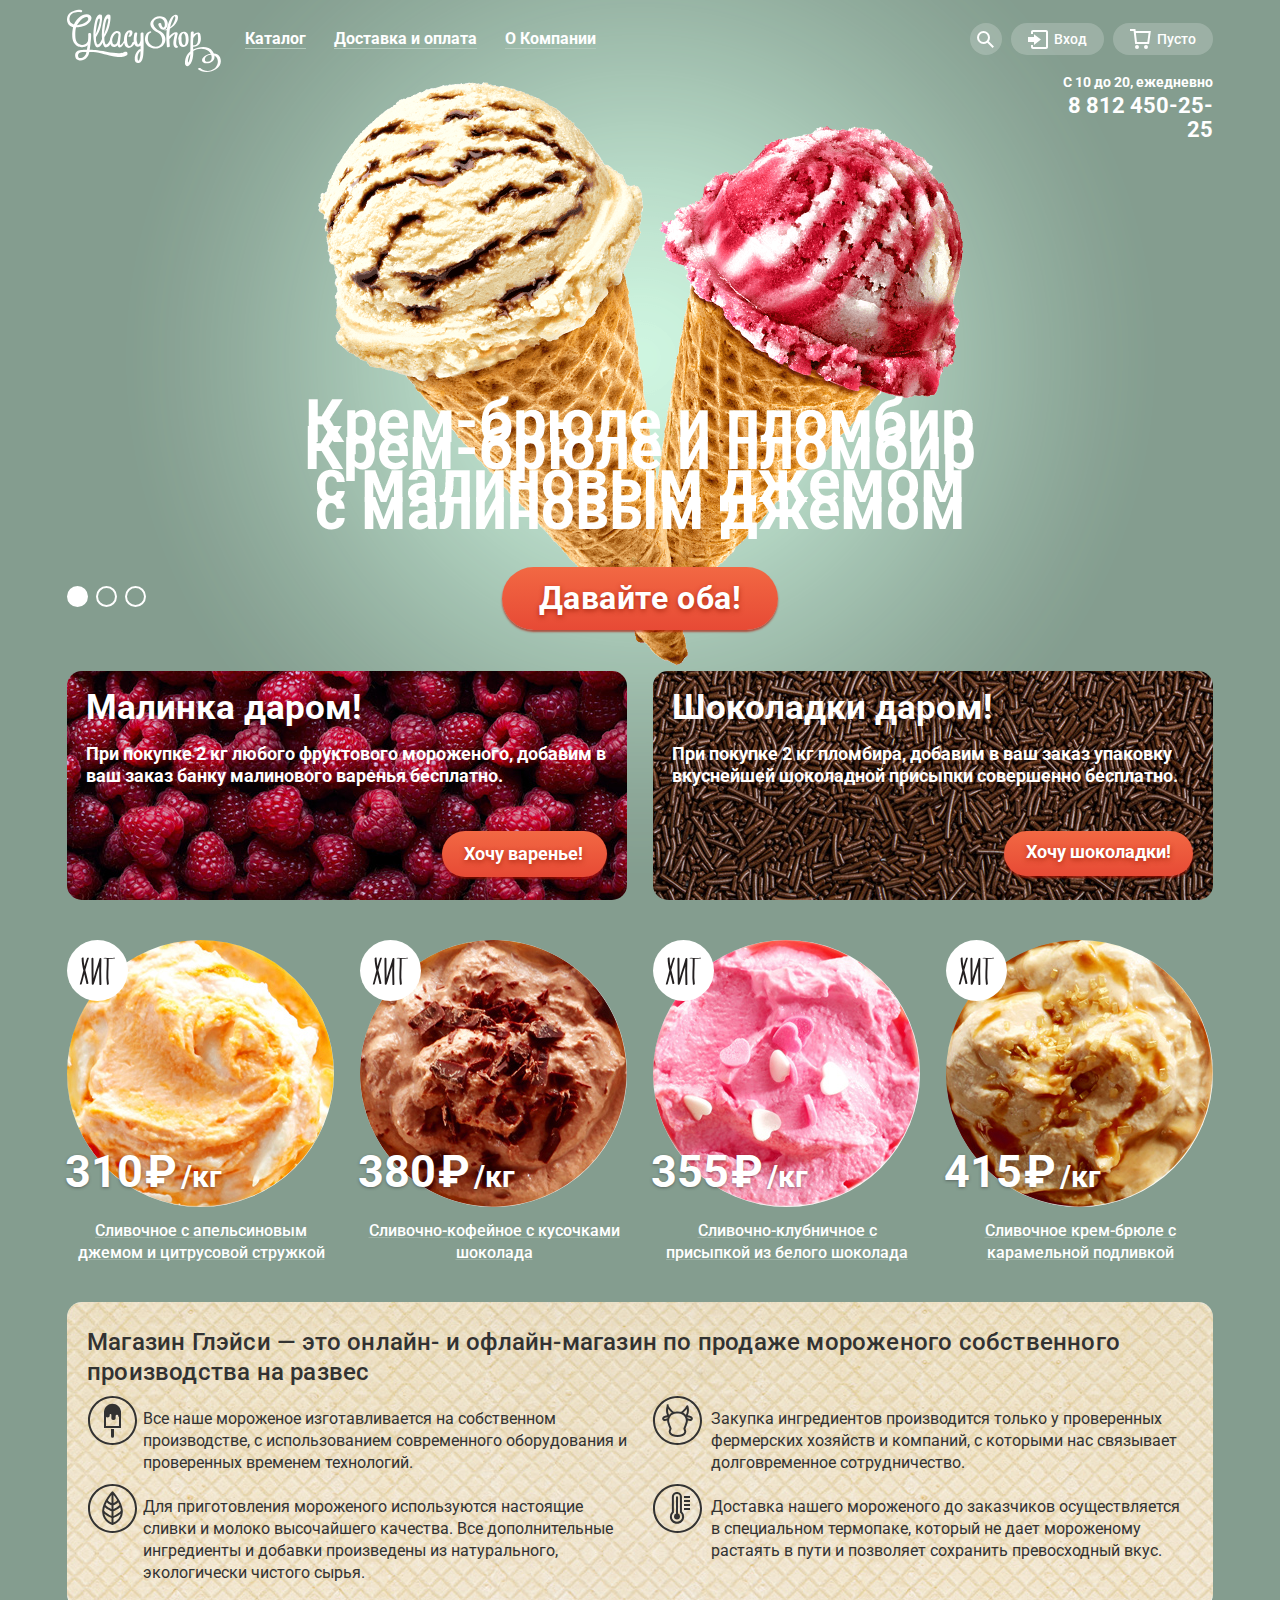
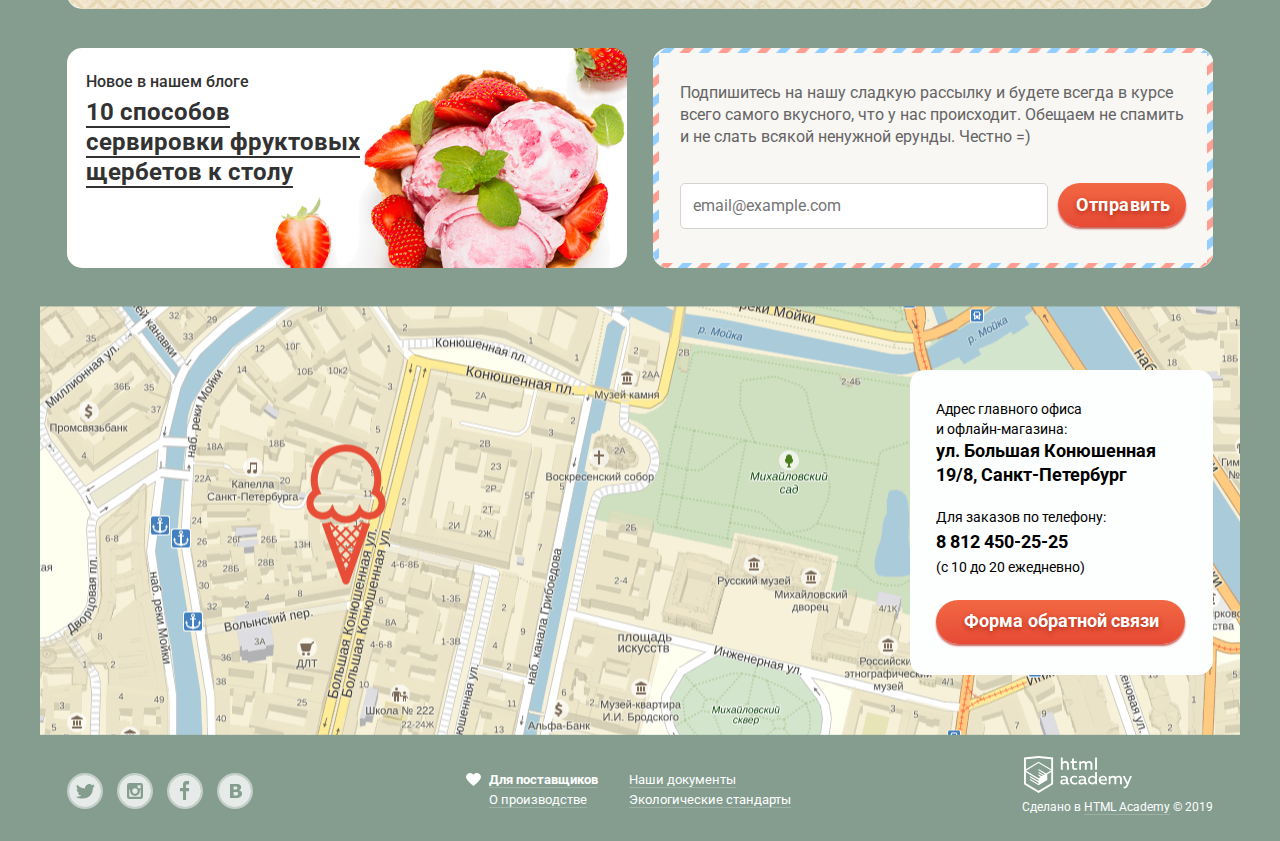
<file: index.html>
<!DOCTYPE html>
<html lang="ru">
  <head>
    <meta charset="utf-8">
    <title>HTML Academy: Глейси</title>
    <link rel="stylesheet" href="css/normalize.css">
    <link rel="stylesheet" href="css/style-min.css">
    <link href="https://fonts.googleapis.com/css?family=Roboto:400,500,700&display=swap&subset=cyrillic" rel="stylesheet">
  </head>
  <body>
    <input class="visually-hidden" type="radio" id="product-1" name="toggle" checked>
    <input class="visually-hidden" type="radio" id="product-2" name="toggle">
    <input class="visually-hidden" type="radio" id="product-3" name="toggle">
    <div class="site-wrapper">
      <div class="container">
        <header class="main-header">
          <nav class="main-navigation container">
            <p class="main-header-logo"><img src="img/logo.svg" width="164" height="54" alt="Логотип магазина Глейси"></p>
            <ul class="site-navigation">
              <li class="modul-catalog"><a class="link-navigation" href=""><span>Каталог</span></a>
                <ul class="main-catalog">
                  <li><a class="new-product" href="#">Новинки</a></li>
                  <li><a href="catalog.html">Сливочное</a></li>
                  <li><a href="#">Щербеты</a></li>
                  <li><a href="#">Фруктовый лед</a></li>
                  <li><a href="#">Мелорин</a></li>
                </ul>
              </li>
              <li><a class="link-navigation" href="#"><span>Доставка и оплата</span></a></li>
              <li><a class="link-navigation" href="#"><span>О Компании</span></a></li>
            </ul>
            <ul class="user-navigation">
              <li class="user-search">
                <a class="user-button search" href="#">
                  <svg xmlns="http://www.w3.org/2000/svg" xmlns:xlink="http://www.w3.org/1999/xlink" width="17" height="17" viewBox="0 0 17 17"><path fill="#fff" d="M16.958 15.527L11.75 10.32A6.455 6.455 0 0 0 13 6.5 6.5 6.5 0 1 0 6.5 13a6.465 6.465 0 0 0 3.839-1.263l5.205 5.204 1.414-1.414zM6.5 11C4.019 11 2 8.981 2 6.5S4.019 2 6.5 2 11 4.019 11 6.5 8.981 11 6.5 11z"/></svg>
                  <span class="visually-hidden">Поиск</span>
                </a>
                <div class="field-search">
                  <form class="form-search" action="https://echo.htmlacademy.ru" method="get">
                    <label for="search-product" class="visually-hidden">Товар для поиска</label>
                    <input id="search-product" type="search" name="search-product" placeholder="Крем-брюле">
                    <button type="submit" name="button" class="visually-hidden">Искать</button>
                  </form>
                </div>
              </li>
              <li class="user-authorization">
                <a class="user-button login" href="#">
                  <svg xmlns="http://www.w3.org/2000/svg" xmlns:xlink="http://www.w3.org/1999/xlink" width="21" height="19" viewBox="0 0 21 19"><g fill="#fff"><path d="M6 14.875L12.917 9.5 6 4.125v2.917H-.042v4.917H6z"/><path d="M18 0H5C3.9 0 3 .9 3 2v2h2V2h13v15H5v-2H3v2c0 1.1.9 2 2 2h13c1.1 0 2-.9 2-2V2c0-1.1-.9-2-2-2z"/></g></svg>
                  Вход
                </a>
                <div class="private-office">
                  <form class="login-form" action="https://echo.htmlacademy.ru" method="post">
                    <p>
                      <label for="user-login" class="visually-hidden">Логин</label>
                      <input id="user-login" type="text" name="user-login" placeholder="email@example.com">
                    </p>
                    <p>
                      <label for="user-password" class="visually-hidden">Пароль</label>
                      <input id="user-password" type="password" name="user-password" placeholder="••••••••">
                    </p>
                    <div class="link-login">
                      <p class="help-link">
                        <a href="">Забыли пароль?</a>
                        <a href="">Новая регистрация</a>
                      </p>
                      <button class="button" type="submit">Войти</button>
                    </div>
                  </form>
                </div>
              </li>
              <li class="user-basket">
                <a class="user-button basket" href="#">
                  <svg xmlns="http://www.w3.org/2000/svg" width="21" height="20" viewBox="0 0 21 20"><g fill="#FFF"><path d="M5.657 2.031L5.422 0H0v2h3.64l1.5 13h13.988l1.699-12.969H5.657zM17.372 13H6.922L5.888 4.031h12.66L17.372 13z"/><circle cx="6.984" cy="18" r="2"/><circle cx="15.984" cy="18" r="2"/></g></svg>
                  Пусто
              </a>
            </li>
            </ul>
          </nav>
        </header>
        <h1 class="visually-hidden">Магазин мороженого Глейси</h1>
        <div class="contacts">
          <p>С 10 до 20, ежедневно</p>
          <a href="tel:88124502525">8 812 450-25-25</a>
        </div>
        <section class="slider">
          <div class="slider-controls">
            <label for="product-1">Первый</label>
            <label for="product-2">Второй</label>
            <label for="product-3">Третий</label>
          </div>
          <ul class="slider-list">
            <li class="slider-item slide" id="slide1">
              <h3 class="slide-title">
                Крем-брюле и пломбир с малиновым джемом
              </h3>
              <a class="button slide-button" href="#">Давайте оба!</a>
            </li>
            <li class="slider-item slide" id="slide2">
              <h3 class="slide-title">
                Шоколадный пломбир и лимонный сорбет
              </h3>
              <a class="button slide-button" href="#">Давайте оба!</a>
            </li>
            <li class="slider-item slide" id="slide3">
              <h3 class="slide-title">
                Пломбир с помадкой и клубничный щербет
              </h3>
              <a class="button slide-button" href="#">Давайте оба!</a>
            </li>
          </ul>
        </section>
        <main>
          <section class="stocks">
            <h2 class="visually-hidden">Акции</h2>
            <article class="stocks-item raspberry">
              <h3 class="stocks-item-title" >Малинка даром!</h3>
              <p>При покупке 2 кг любого фруктового мороженого, добавим в ваш
                заказ банку малинового варенья бесплатно.</p>
              <a class="button" href="#">Хочу варенье!</a>
            </article>

            <article class="stocks-item choco">
              <h3 class="stocks-item-title">Шоколадки даром!</h3>
              <p>При покупке 2 кг пломбира, добавим в ваш заказ упаковку
                вкуснейшей шоколадной присыпки совершенно бесплатно.</p>
              <a class="button" href="#">Хочу шоколадки!</a>
            </article>
          </section>
          <section class="catalog">
            <h2 class="visually-hidden">Хиты продаж</h2>
            <ul class="catalog-list">
              <li class="catalog-item">
                <span class="icon-hit"><span class="visually-hidden">Хит</span></span>
                <p class="catalog-item-image">
                  <img src="img/product-1.jpg" width="267" height="267" alt="Сливочное с апельсиновым джемом">
                </p>
                <p class="catalog-item-price">
                  <b>310 &#8381;<span>/кг</span></b>
                </p>
                <a href="#">
                  <h3>Сливочное с апельсиновым джемом и цитрусовой стружкой</h3>
                </a>
                <div class="view">
                    <button class="fast-view" type="button">Быстрый просмотр</button>
                </div>
              </li>
              <li class="catalog-item">
                <span class="icon-hit"><span class="visually-hidden">Хит</span></span>
                <p class="catalog-item-image">
                  <img src="img/product-2.jpg" width="267" height="267" alt="Сливочно-кофейное с кусочками шоколада">
                </p>
                <p class="catalog-item-price">
                  <b>380 &#8381;<span>/кг</span></b>
                </p>
                <a href="#">
                  <h3>Сливочно-кофейное с кусочками шоколада</h3>
                </a>
                <div class="view">
                    <button class="fast-view" type="button">Быстрый просмотр</button>
                </div>
              </li>
              <li class="catalog-item">
                <span class="icon-hit"><span class="visually-hidden">Хит</span></span>
                <p class="catalog-item-image">
                  <img src="img/product-3.jpg" width="267" height="267" alt="Сливочно-клубничное с присыпкой из белого шоколада">
                </p>
                <p class="catalog-item-price">
                  <b>355 &#8381;<span>/кг</span></b>
                </p>
                <a href="#">
                  <h3>Сливочно-клубничное с присыпкой из белого шоколада</h3>
                </a>
                <div class="view">
                    <button class="fast-view" type="button">Быстрый просмотр</button>
                </div>
              </li>
              <li class="catalog-item">
                <span class="icon-hit"><span class="visually-hidden">Хит</span></span>
                <p class="catalog-item-image">
                  <img src="img/product-4.jpg" width="267" height="267" alt="Сливочное крем-брюле с карамельной подливкой">
                </p>
                <p class="catalog-item-price">
                  <b>415 &#8381;<span>/кг</span></b>
                </p>
                <a href="#">
                  <h3>Сливочное крем-брюле с карамельной подливкой</h3>
                </a>
                <div class="view">
                    <button class="fast-view" type="button">Быстрый просмотр</button>
                </div>
              </li>
            </ul>
          </section>
          <section class="features">
            <h2 class="visually-hidden">Преимущества</h2>
            <p>Магазин Глэйси — это онлайн- и офлайн-магазин по продаже мороженого собственного
                производства на развес</p>
            <ul class="features-list">
              <li class="feature-item">Все наше мороженое изготавливается на собственном
                производстве, с использованием современного оборудования и
                проверенных временем технологий.</li>
              <li class="feature-item">Закупка ингредиентов  производится только у проверенных
                фермерских хозяйств и компаний, с которыми нас связывает
                долговременное сотрудничество.</li>
              <li class="feature-item">Для приготовления мороженого используются настоящие сливки и
                молоко высочайшего качества. Все дополнительные ингредиенты и
                добавки произведены из натурального, экологически чистого сырья.</li>
              <li class="feature-item">Доставка нашего мороженого до заказчиков осуществляется в
                специальном термопаке, который не дает мороженому растаять в
                пути и позволяет сохранить превосходный вкус.</li>
            </ul>
          </section>
          <div class="index-columns">
            <article class="news">
              <h2>Новое в нашем блоге</h2>
              <a class="new-link" href="#"><b>10 способов сервировки
                фруктовых щербетов к
                столу</b></a>
            </article>
            <section class="subscription">
              <h2 class="visually-hidden">Подписка на новости</h2>
              <p>
                Подпишитесь на нашу сладкую рассылку и будете всегда в курсе всего
                самого вкусного, что у нас происходит. Обещаем не спамить и не слать
                всякой ненужной ерунды. Честно =)
              </p>
              <form class="form-subscription" action="https://echo.htmlacademy.ru" method="post">
                <label for="user-email" class="visually-hidden">Ваш емайл</label>
                <input id="user-email" type="email" name="user-email" placeholder="email@example.com">
                <button class="button" type="submit">Отправить</button>
              </form>
            </section>
          </div>
        </main>
      </div>
      <section class="contacts-info">
        <h2 class="visually-hidden">Наш адрес</h2>
        <div class="container position-relative">
          <div class="company-address">
            <p>Адрес главного офиса
              и офлайн-магазина:
              <b>ул. Большая Конюшенная
                19/8, Санкт-Петербург</b>
              Для заказов по телефону:
              <a href="tel:88124502525">8 812 450-25-25</a> (с 10 до 20 ежедневно)
            </p>
            <a class="button feedback-link" href="">Форма обратной связи</a>
          </div>
        </div>
        <iframe src="https://yandex.ru/map-widget/v1/-/CBF9nKAJWA" width="1200" height="430"></iframe>
        <!--<img src="img/map.png" width="1200" height="430" alt="Магазин Глейси по ул. Большая Конюшенная 19/8, Санкт-Петербург">-->
      </section>
      <footer class="main-footer container">
        <ul class="footer-social">
          <li>
            <a class="social-button" href="#">
              <svg xmlns="http://www.w3.org/2000/svg" width="32" height="32" viewBox="0 0 32 32"><path fill="#e6ebe9" d="M16 0C7.164 0 0 7.164 0 16c0 8.837 7.164 16 16 16 8.837 0 16-7.163 16-16 0-8.836-7.163-16-16-16zm7.944 12.809c-.251 6.516-3.463 10.832-10.992 10.702h-.486c-.447 0-4.543-.443-5.344-1.823 2.479.19 4.247-.406 5.12-1.136-1.048-.289-2.923-.461-3.251-2.848.384.104.618.221 1.299.113-1.307-.824-2.758-1.519-2.679-3.643.311.317 1.164.518 1.46.457-.768-.233-2.149-3.244-.974-4.781 1.984 1.79 4.075 3.482 7.804 3.643.227-2.214 1.24-3.699 3.168-4.325 1.84-.479 3.255.26 3.901 1.138.737-.224 1.453-.466 2.193-.685-.004.833-.569 1.463-.935 1.709.747.165 1.423-.475 1.423-.475-.184.963-1.094 1.725-1.707 1.954z"/></svg>
              <span class="visually-hidden">Твитер</span>
            </a>
            </li>
          <li>
            <a class="social-button" href="#">
              <svg xmlns="http://www.w3.org/2000/svg" width="32" height="32" viewBox="0 0 32 32"><g fill="#e6ebe9"><path d="M20.916 16a4.938 4.938 0 1 1-9.877 0c0-.394.051-.773.138-1.14h-.897v6.838h11.396V14.86h-.897c.086.367.137.746.137 1.14z"/><path d="M15.978 18.659c1.466 0 2.659-1.193 2.659-2.659s-1.193-2.659-2.659-2.659c-1.466 0-2.659 1.193-2.659 2.659s1.192 2.659 2.659 2.659zM18.637 10.302h3.039v3.039h-3.039z"/><path d="M16 0C7.164 0 0 7.164 0 16c0 8.837 7.164 16 16 16 8.837 0 16-7.163 16-16 0-8.836-7.163-16-16-16zm7.955 21.698a2.285 2.285 0 0 1-2.279 2.279H10.279A2.285 2.285 0 0 1 8 21.698V10.302a2.286 2.286 0 0 1 2.279-2.279h11.396a2.286 2.286 0 0 1 2.279 2.279v11.396z"/></g></svg>
              <span class="visually-hidden">Инстаграм</span>
            </a>
            </li>
          <li>
            <a class="social-button" href="#">
              <svg xmlns="http://www.w3.org/2000/svg" width="32" height="32" viewBox="0 0 32 32"><path fill="#e6ebe9" d="M16 0C7.164 0 0 7.163 0 16s7.164 16 16 16c8.837 0 16-7.164 16-16S24.837 0 16 0zm4.062 9.455h-3.021v3.444h3.021v3.445h-3.021v8.61H14.02v-8.61H11v-3.445h3.021V9.455c0-1.902 1.353-3.445 3.021-3.445h3.021v3.445z"/></svg>
              <span class="visually-hidden">Фейсбук</span>
            </a>
          </li>
          <li>
            <a class="social-button" href="#">
              <svg xmlns="http://www.w3.org/2000/svg" width="32" height="32" viewBox="0 0 32 32"><g fill="#e6ebe9"><path d="M16.637 14.495c.402-.019.719-.082.951-.188.326-.145.54-.33.641-.559.101-.229.15-.496.15-.797 0-.232-.058-.465-.174-.697-.116-.232-.322-.405-.617-.517-.264-.1-.592-.155-.984-.165a76.242 76.242 0 0 0-1.652-.014h-.339v2.965h.565c.571 0 1.057-.009 1.459-.028zM18.118 17.084c-.282-.081-.672-.125-1.166-.132a127.97 127.97 0 0 0-1.55-.009h-.79v3.493h.264c1.014 0 1.74-.003 2.18-.009a3.2 3.2 0 0 0 1.212-.245c.377-.157.633-.364.774-.625s.214-.562.214-.9c0-.446-.088-.788-.261-1.03-.17-.241-.464-.423-.877-.543z"/><path d="M16 0C7.164 0 0 7.164 0 16c0 8.837 7.164 16 16 16 8.837 0 16-7.163 16-16 0-8.836-7.163-16-16-16zm6.602 20.531a3.73 3.73 0 0 1-1.124 1.327c-.552.415-1.161.71-1.823.886s-1.501.264-2.519.264h-6.121V8.987h5.443c1.13 0 1.957.038 2.48.113a5.126 5.126 0 0 1 1.561.5c.533.27.929.632 1.189 1.087.26.455.392.975.392 1.558 0 .678-.179 1.278-.536 1.795-.358.518-.863.92-1.517 1.208v.075c.917.182 1.642.559 2.179 1.13.537.571.807 1.325.807 2.261 0 .678-.138 1.283-.411 1.817z"/></g></svg>
              <span class="visually-hidden">Вконтакте</span>
            </a>
          </li>
        </ul>
        <ul class="footer-information">
          <li class="information-link"><a class="icon-heart" href="#">Для поставщиков</a></li>
          <li class="information-link"><a href="#">О производстве</a></li>
          <li class="information-link"><a href="#">Наши документы</a></li>
          <li class="information-link"><a href="#">Экологические стандарты</a></li>
        </ul>
        <div class="footer-copyright">
          <a href="https://htmlacademy.ru/intensive/htmlcss"><img src="img/logo-htmlacademy.svg" width="108" height="39" alt="logo-htmlacademy"></a>
          <p>Сделано в <a href="https://htmlacademy.ru/intensive/htmlcss">HTML Academy</a> &copy; 2019</p>
          </div>
      </footer>
    </div>
    <div class="overlay">
      <div class="feedback">
        <form class="modal-feedback" action="https://echo.htmlacademy.ru" method="post">
          <h2 class="visually-hidden">Обратная связь</h2>
          <p class="feedback-title">Мы обязательно вам ответим!</p>
          <p>
            <label for="user-name" class="visually-hidden">Ваше имя и фамилия</label>
            <input id="user-name" type="text" name="user-name" placeholder="Имя Фамилия">
          </p>
          <p>
            <label for="email" class="visually-hidden">Ваш емайл</label>
            <input id="email" type="email" name="user-email" placeholder="email@example.com">
          </p>
          <p>
            <label for="comment" class="visually-hidden">Оставьте свой комментарий</label>
            <textarea id="comment" name="comment" rows="8" cols="40" placeholder="В свободной форме"></textarea>
          </p>
          <button class="button" type="submit">Отправить</button>
        </form>
        <button class="modal-close" type="button"><span class="visually-hidden">Закрыть</span></button>
      </div>
    </div>
    <script src="js/popup-min.js"></script>
  </body>
</html>
</file>
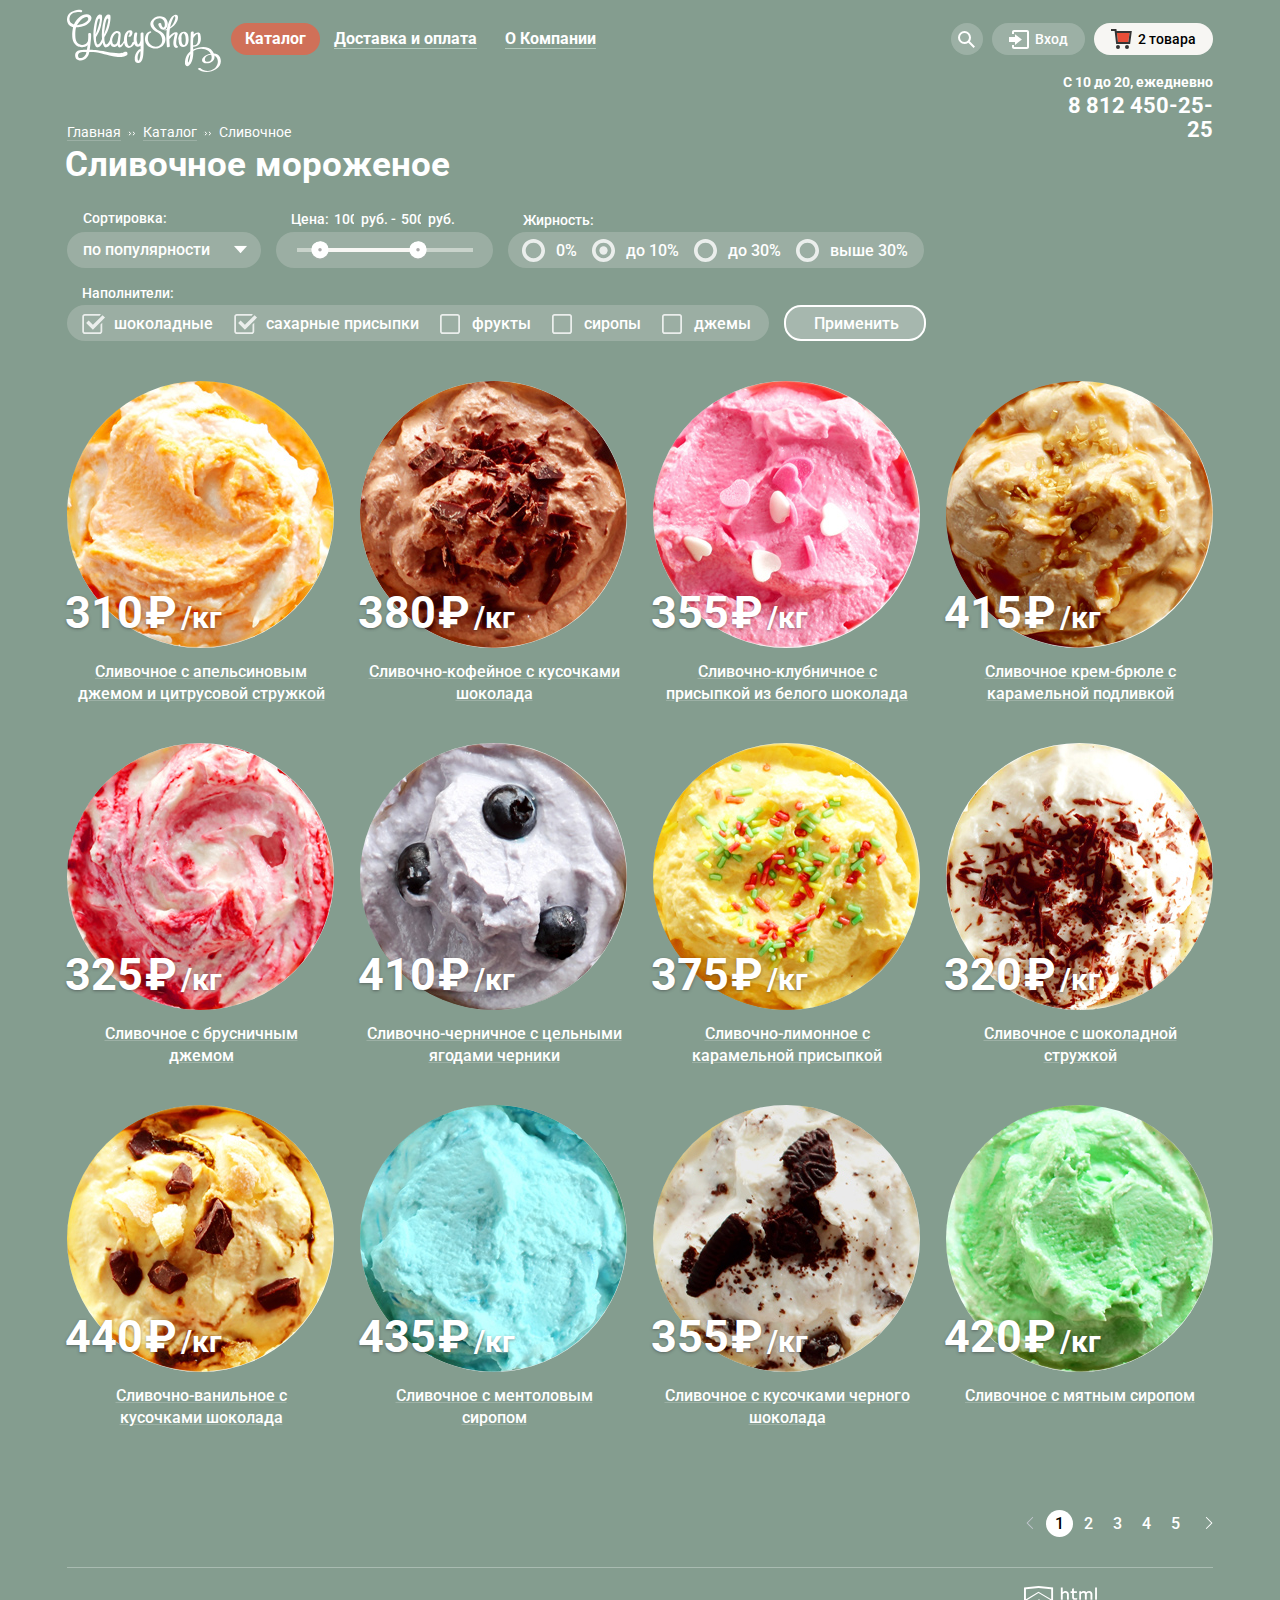
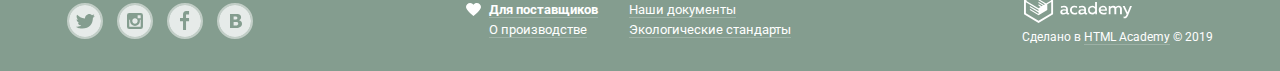
<file: catalog.html>
<!DOCTYPE html>
<html lang="ru">
  <head>
    <meta charset="utf-8">
    <title>Каталог Gllacy</title>
    <link rel="stylesheet" href="css/normalize.css">
    <link rel="stylesheet" href="css/style-min.css">
    <link href="https://fonts.googleapis.com/css?family=Roboto:400,500,700&display=swap&subset=cyrillic" rel="stylesheet">
  </head>
  <body class="inner-page">
    <div class="container">
      <header class="main-header">
        <nav class="main-navigation">
          <a class="main-header-logo" href="index.html"><img src="img/logo.svg" width="164" height="54" alt="Логотип магазина Глейси"></a>
          <ul class="site-navigation">
            <li class="active-link modul-catalog"><a class="link-navigation" href="">Каталог</a>
              <ul class="main-catalog">
                <li><a class="new-product" href="#">Новинки</a></li>
                <li><a class="active" href="#">Сливочное</a></li>
                <li><a href="#">Щербеты</a></li>
                <li><a href="#">Фруктовый лед</a></li>
                <li><a href="#">Мелорин</a></li>
              </ul>
            </li>
            <li><a class="link-navigation" href="#"><span>Доставка и оплата</span></a></li>
            <li><a class="link-navigation" href="#"><span>О Компании</span></a></li>
          </ul>
          <ul class="user-navigation">
            <li class="user-search">
              <a class="user-button search" href="#">
                <svg xmlns="http://www.w3.org/2000/svg" xmlns:xlink="http://www.w3.org/1999/xlink" width="17" height="17" viewBox="0 0 17 17"><path fill="#fff" d="M16.958 15.527L11.75 10.32A6.455 6.455 0 0 0 13 6.5 6.5 6.5 0 1 0 6.5 13a6.465 6.465 0 0 0 3.839-1.263l5.205 5.204 1.414-1.414zM6.5 11C4.019 11 2 8.981 2 6.5S4.019 2 6.5 2 11 4.019 11 6.5 8.981 11 6.5 11z"/></svg>
                <span class="visually-hidden">Поиск</span>
              </a>
              <div class="field-search">
                <form class="form-search" action="https://echo.htmlacademy.ru" method="get">
                  <label for="search-product" class="visually-hidden">Товар для поиска</label>
                  <input id="search-product" type="search" name="search-product" placeholder="Крем-брюле">
                  <button type="submit" name="button" class="visually-hidden">Искать</button>
                </form>
              </div>
            </li>
            <li class="user-authorization">
              <a class="user-button login" href="#">
                <svg xmlns="http://www.w3.org/2000/svg" xmlns:xlink="http://www.w3.org/1999/xlink" width="21" height="19" viewBox="0 0 21 19"><g fill="#fff"><path d="M6 14.875L12.917 9.5 6 4.125v2.917H-.042v4.917H6z"/><path d="M18 0H5C3.9 0 3 .9 3 2v2h2V2h13v15H5v-2H3v2c0 1.1.9 2 2 2h13c1.1 0 2-.9 2-2V2c0-1.1-.9-2-2-2z"/></g></svg>
                Вход
              </a>
              <div class="private-office">
                <form class="login-form" action="https://echo.htmlacademy.ru" method="post">
                  <p>
                    <label for="user-login" class="visually-hidden">Логин</label>
                    <input id="user-login" type="text" name="user-login" placeholder="email@example.com">
                  </p>
                  <p>
                    <label for="user-password" class="visually-hidden">Пароль</label>
                    <input id="user-password" type="password" name="user-password" placeholder="••••••••">
                  </p>
                  <div class="link-login">
                    <p class="help-link">
                      <a href="">Забыли пароль?</a>
                      <a href="">Новая регистрация</a>
                    </p>
                    <button class="button" type="submit">Войти</button>
                  </div>
                </form>
              </div>
            </li>
            <li class="user-basket">
              <a class="user-button basket basket-red" href="#">
                <svg xmlns="http://www.w3.org/2000/svg" width="21" height="20" viewBox="0 0 21 20"><path fill="#E84D37" d="M5.888 4.031L6.922 13h10.45l1.176-8.969z"/><circle fill="#343434" cx="6.984" cy="18" r="2"/><circle fill="#343434" cx="15.984" cy="18" r="2"/><path fill="#343434" d="M5.657 2.031L5.422 0H0v2h3.64l1.5 13h13.988l1.699-12.969H5.657zM17.372 13H6.922L5.888 4.031h12.66L17.372 13z"/></svg>
                2 товара
              </a>
              <form class="basket-form" action="https://echo.htmlacademy.ru" method="post">
                <table>
                  <tr class="basket-row">
                    <td class="basket-field delete-field"><button class="delete" type="button" name="delete-product"><span class="visually-hidden">Удалить</span></button></td>
                    <td class="basket-field img-field"><input type="hidden"><img src="img/product-1.jpg" width="33" height="33" alt="Пломбир с апельсиновым джемом"></td>
                    <td class="basket-field text-field"><input type="hidden"><a href="#">Пломбир с апельсиновым джемом</a></td>
                    <td class="basket-field count-field"><input type="hidden">1,5 кг × <span>200 руб.</span></td>
                    <td class="basket-field price-field"><input type="hidden">300 руб.</td>
                  </tr>
                  <tr class="basket-row">
                    <td class="basket-field delete-field"><button class="delete" type="button" name="delete-product"><span class="visually-hidden">Удалить</span></button></td>
                    <td class="basket-field img-field"><input type="hidden"><img src="img/product-3.jpg" width="33" height="33" alt="Клубничный пломбир с присыпкой из белого шоколада"></td>
                    <td class="basket-field text-field"><input type="hidden"><a href="#">Клубничный пломбир с присыпкой из белого шоколада</a></td>
                    <td class="basket-field count-field"><input type="hidden">1,5 кг × <span>300 руб.</span></td>
                    <td class="basket-field price-field"><input type="hidden">450 руб.</td>
                  </tr>
                  <tr class="basket-row total-cost">
                    <td colspan="5"><input type="hidden">Итого: 750 руб.</td>
                  </tr>
                </table>
                <button class="button" type="submit" name="order-ok">Оформить заказ</button>
              </form>
            </li>
          </ul>
        </nav>
      </header>
      <div class="contacts">
        <p>С 10 до 20, ежедневно</p>
        <a href="tel:88124502525">8 812 450-25-25</a>
      </div>
      <ul class="breadcrumbs">
        <li><a href="index.html">Главная</a></li>
        <li><a href="">Каталог</a></li>
        <li class="breadcrumbs-current">Сливочное</li>
      </ul>
      <main>
        <h1 class="page-title">Сливочное мороженое</h1>
        <h2 class="visually-hidden">Фильтр</h2>
        <form class="filters-form" action="https://echo.htmlacademy.ru" method="get">
          <div class="filter-option filter-sort">
            <label for="sort">Сортировка:</label>
            <select id="sort" class="sort" name="sort">
              <option value="populary" selected>по популярности</option>
              <option value="inexpensive">сначала недорогие</option>
              <option value="expensive">сначала дорогие</option>
              <option value="flat">по жирности</option>
            </select>
            <svg xmlns="http://www.w3.org/2000/svg" width="9" height="5" viewBox="0 0 9 5"><path fill="#FFF" d="M4.5 5L0 0h9z"/></svg>
          </div>
          <div class="filter-option filter-price">
            <p>
              Цена:
              <label for="price-for">
                <span class="visually-hidden">Цена от</span>
                <input class="input-price" id="price-for" name="price-for" type="number" value="100">
                руб. -
              </label>
              <label for="price-to">
                <span class="visually-hidden">Цена до</span>
                <input class="input-price" id="price-to" name="price-to" type="number" value="500">
                руб.
              </label>
            </p>
            <!-- Нашла такую конструкцию в интернете
            https://jqueryui.com/slider/#range -->
            <div class="slider-range">
              <div class="slider-runner"></div>
              <button type="button" name="price-from"><span class="visually-hidden">Цена от</span></button>
              <button type="button" name="price-to"><span class="visually-hidden">Цена до</span></button>
            </div>
          </div>
          <div class="filter-option filter-fat">
            <p>Жирность:</p>
            <span>
              <input id="r-1" class="filter-input-radio visually-hidden" type="radio" name="fat" value="0">
              <label for="r-1">0%</label>
              <input id="r-2" class="filter-input-radio visually-hidden" type="radio" name="fat" value="less-10" checked>
              <label for="r-2">до 10%</label>
              <input id="r-3" class="filter-input-radio visually-hidden" type="radio" name="fat" value="less-30">
              <label for="r-3">до 30%</label>
              <input id="r-4" class="filter-input-radio visually-hidden" type="radio" name="fat" value="more 30">
              <label for="r-4">выше 30%</label>
            </span>
          </div>
          <div class="filter-option filter-topping">
            <p>Наполнители:</p>
            <span>
              <input id="ch-1" class="filter-input-checkbox visually-hidden" type="checkbox" name="topping" value="choco" checked>
              <label for="ch-1">шоколадные</label>
              <input id="ch-2" class="filter-input-checkbox visually-hidden" type="checkbox" name="topping" value="sugar" checked>
              <label for="ch-2">сахарные присыпки</label>
              <input id="ch-3" class="filter-input-checkbox visually-hidden" type="checkbox" name="topping" value="fruits">
              <label for="ch-3">фрукты</label>
              <input id="ch-4" class="filter-input-checkbox visually-hidden" type="checkbox" name="topping" value="syrop">
              <label for="ch-4">сиропы</label>
              <input id="ch-5" class="filter-input-checkbox visually-hidden" type="checkbox" name="topping" value="jam">
              <label for="ch-5">джемы</label>
            </span>
          </div>
          <button class="button-apply" type="submit" name="apply">Применить</button>
        </form>
        <section class="catalog">
          <h2 class="visually-hidden">Виды мороженого</h2>
          <ul class="catalog-list">
            <li class="catalog-item">
              <p class="catalog-item-image">
                <img src="img/product-1.jpg" width="267" height="267" alt="Сливочное с апельсиновым джемом">
              </p>
              <p class="catalog-item-price">
                <b>310 &#8381;<span>/кг</span></b>
              </p>
              <a href="">
                <h3>Сливочное с апельсиновым джемом и цитрусовой стружкой</h3>
              </a>
              <div class="view">
                <button class="fast-view" type="button">Быстрый просмотр</button>
              </div>
            </li>
            <li class="catalog-item">
              <p class="catalog-item-image">
                <img src="img/product-2.jpg" width="267" height="267" alt="Сливочно-кофейное с кусочками шоколада">
              </p>
              <p class="catalog-item-price">
                <b>380 &#8381;<span>/кг</span></b>
              </p>
              <a href="">
                <h3>Сливочно-кофейное с кусочками шоколада</h3>
              </a>
              <div class="view">
                <button class="fast-view" type="button">Быстрый просмотр</button>
              </div>
            </li>
            <li class="catalog-item">
              <p class="catalog-item-image">
                <img src="img/product-3.jpg" width="267" height="267" alt="Сливочно-клубничное с присыпкой из белого шоколада">
              </p>
              <p class="catalog-item-price">
                <b>355 &#8381;<span>/кг</span></b>
              </p>
              <a href="">
                <h3>Сливочно-клубничное с присыпкой из белого шоколада</h3>
              </a>
              <div class="view">
                <button class="fast-view" type="button">Быстрый просмотр</button>
              </div>
            </li>
            <li class="catalog-item">
              <p class="catalog-item-image">
                <img src="img/product-4.jpg" width="267" height="267" alt="Сливочное крем-брюле с карамельной подливкой">
              </p>
              <p class="catalog-item-price">
                <b>415 &#8381;<span>/кг</span></b>
              </p>
              <a href="">
                <h3>Сливочное крем-брюле с карамельной подливкой</h3>
              </a>
              <div class="view">
                <button class="fast-view" type="button">Быстрый просмотр</button>
              </div>
            </li>
            <li class="catalog-item">
              <p class="catalog-item-image">
                <img src="img/product-5.jpg" width="267" height="267" alt="Сливочное с брусничным джемом">
              </p>
              <p class="catalog-item-price">
                <b>325 &#8381;<span>/кг</span></b>
              </p>
              <a href="">
                <h3>Сливочное с брусничным джемом</h3>
              </a>
              <div class="view">
                <button class="fast-view" type="button">Быстрый просмотр</button>
              </div>
            </li>
            <li class="catalog-item">
              <p class="catalog-item-image">
                <img src="img/product-6.jpg" width="267" height="267" alt="Сливочно-черничное с цельными ягодами черники">
              </p>
              <p class="catalog-item-price">
                <b>410 &#8381;<span>/кг</span></b>
              </p>
              <a href="">
                <h3>Сливочно-черничное с цельными ягодами черники</h3>
              </a>
              <div class="view">
                <button class="fast-view" type="button">Быстрый просмотр</button>
              </div>
            </li>
            <li class="catalog-item">
              <p class="catalog-item-image">
                <img src="img/product-7.jpg" width="267" height="267" alt="Сливочно-лимонное с карамельной присыпкой">
              </p>
              <p class="catalog-item-price">
                <b>375 &#8381;<span>/кг</span></b>
              </p>
              <a href="">
                <h3>Сливочно-лимонное с карамельной присыпкой</h3>
              </a>
              <div class="view">
                <button class="fast-view" type="button">Быстрый просмотр</button>
              </div>
            </li>
            <li class="catalog-item">
              <p class="catalog-item-image">
                <img src="img/product-8.jpg" width="267" height="267" alt="Сливочное с шоколадной стружкой">
              </p>
              <p class="catalog-item-price">
                <b>320 &#8381;<span>/кг</span></b>
              </p>
              <a href="">
                <h3>Сливочное с шоколадной стружкой</h3>
              </a>
              <div class="view">
                <button class="fast-view" type="button">Быстрый просмотр</button>
              </div>
            </li>
            <li class="catalog-item">
              <p class="catalog-item-image">
                <img src="img/product-9.jpg" width="267" height="267" alt="Сливочно-ванильное с кусочками шоколада">
              </p>
              <p class="catalog-item-price">
                <b>440 &#8381;<span>/кг</span></b>
              </p>
              <a href="">
                <h3>Сливочно-ванильное с кусочками шоколада</h3>
              </a>
              <div class="view">
                <button class="fast-view" type="button">Быстрый просмотр</button>
              </div>
            </li>
            <li class="catalog-item">
              <p class="catalog-item-image">
                <img src="img/product-10.jpg" width="267" height="267" alt="Сливочноe с ментоловым сиропом">
              </p>
              <p class="catalog-item-price">
                <b>435 &#8381;<span>/кг</span></b>
              </p>
              <a href="">
                <h3>Сливочноe с ментоловым сиропом</h3>
              </a>
              <div class="view">
                <button class="fast-view" type="button">Быстрый просмотр</button>
              </div>
            </li>
            <li class="catalog-item">
              <p class="catalog-item-image">
                <img src="img/product-11.jpg" width="267" height="267" alt="Сливочное с кусочками черного шоколада">
              </p>
              <p class="catalog-item-price">
                <b>355 &#8381;<span>/кг</span></b>
              </p>
              <a href="">
                <h3>Сливочное с кусочками черного шоколада</h3>
              </a>
              <div class="view">
                <button class="fast-view" type="button">Быстрый просмотр</button>
              </div>
            </li>
            <li class="catalog-item">
              <p class="catalog-item-image">
                <img src="img/product-12.jpg" width="267" height="267" alt="Сливочное с мятным сиропом">
              </p>
              <p class="catalog-item-price">
                <b>420 &#8381;<span>/кг</span></b>
              </p>
              <a href="">
                <h3>Сливочное с мятным сиропом</h3>
              </a>
              <div class="view">
                <button class="fast-view" type="button">Быстрый просмотр</button>
              </div>
            </li>
          </ul>
        </section>
        <ul class="pagination-list">
          <li class="pagination-item prev">
            <a href="">
              <svg version="1.1" id="Layer_1" xmlns="http://www.w3.org/2000/svg" xmlns:xlink="http://www.w3.org/1999/xlink" x="0px" y="0px" width="8px" height="12px" viewBox="0 0 8 12" enable-background="new 0 0 8 12" xml:space="preserve">
                <path fill="#C1C6CE" d="M7.237,5.642L1.729,0.133c-0.198-0.198-0.519-0.198-0.716,0s-0.198,0.519,0,0.716L6.163,6l-5.151,5.15
                  c-0.198,0.198-0.198,0.519,0,0.717c0.099,0.099,0.229,0.148,0.358,0.148c0.129,0,0.259-0.05,0.358-0.148l5.509-5.509
                  C7.436,6.16,7.436,5.84,7.237,5.642z"/>
              </svg>
              <span class="visually-hidden">Назад</span>
            </a>
          </li>
          <li class="pagination-item pagination-item-current"><span>1</span></li>
          <li class="pagination-item"><a href="#">2</a></li>
          <li class="pagination-item"><a href="#">3</a></li>
          <li class="pagination-item"><a href="#">4</a></li>
          <li class="pagination-item"><a href="#">5</a></li>
          <li class="pagination-item next">
            <a href="#">
              <svg version="1.1" id="Layer_2" xmlns="http://www.w3.org/2000/svg" xmlns:xlink="http://www.w3.org/1999/xlink" x="0px" y="0px"
                	 width="8px" height="12px" viewBox="0 0 8 12" enable-background="new 0 0 8 12" xml:space="preserve">
                <path fill="#FFFFFF" d="M7.237,5.642L1.729,0.133c-0.198-0.198-0.519-0.198-0.716,0s-0.198,0.519,0,0.716L6.163,6l-5.151,5.15
                	c-0.198,0.198-0.198,0.519,0,0.717c0.099,0.099,0.229,0.148,0.358,0.148c0.129,0,0.259-0.05,0.358-0.148l5.509-5.509
                	C7.436,6.16,7.436,5.84,7.237,5.642z"/>
              </svg>
              <span class="visually-hidden">Дальше</span>
            </a>
          </li>
        </ul>
      </main>
    </div>
    <footer class="main-footer container">
      <ul class="footer-social">
        <li>
          <a class="social-button" href="#">
            <svg xmlns="http://www.w3.org/2000/svg" width="32" height="32" viewBox="0 0 32 32"><path fill="#e6ebe9" d="M16 0C7.164 0 0 7.164 0 16c0 8.837 7.164 16 16 16 8.837 0 16-7.163 16-16 0-8.836-7.163-16-16-16zm7.944 12.809c-.251 6.516-3.463 10.832-10.992 10.702h-.486c-.447 0-4.543-.443-5.344-1.823 2.479.19 4.247-.406 5.12-1.136-1.048-.289-2.923-.461-3.251-2.848.384.104.618.221 1.299.113-1.307-.824-2.758-1.519-2.679-3.643.311.317 1.164.518 1.46.457-.768-.233-2.149-3.244-.974-4.781 1.984 1.79 4.075 3.482 7.804 3.643.227-2.214 1.24-3.699 3.168-4.325 1.84-.479 3.255.26 3.901 1.138.737-.224 1.453-.466 2.193-.685-.004.833-.569 1.463-.935 1.709.747.165 1.423-.475 1.423-.475-.184.963-1.094 1.725-1.707 1.954z"/></svg>
            <span class="visually-hidden">Твитер</span>
          </a>
          </li>
        <li>
          <a class="social-button" href="#">
            <svg xmlns="http://www.w3.org/2000/svg" width="32" height="32" viewBox="0 0 32 32"><g fill="#e6ebe9"><path d="M20.916 16a4.938 4.938 0 1 1-9.877 0c0-.394.051-.773.138-1.14h-.897v6.838h11.396V14.86h-.897c.086.367.137.746.137 1.14z"/><path d="M15.978 18.659c1.466 0 2.659-1.193 2.659-2.659s-1.193-2.659-2.659-2.659c-1.466 0-2.659 1.193-2.659 2.659s1.192 2.659 2.659 2.659zM18.637 10.302h3.039v3.039h-3.039z"/><path d="M16 0C7.164 0 0 7.164 0 16c0 8.837 7.164 16 16 16 8.837 0 16-7.163 16-16 0-8.836-7.163-16-16-16zm7.955 21.698a2.285 2.285 0 0 1-2.279 2.279H10.279A2.285 2.285 0 0 1 8 21.698V10.302a2.286 2.286 0 0 1 2.279-2.279h11.396a2.286 2.286 0 0 1 2.279 2.279v11.396z"/></g></svg>
            <span class="visually-hidden">Инстаграм</span>
          </a>
          </li>
        <li>
          <a class="social-button" href="#">
            <svg xmlns="http://www.w3.org/2000/svg" width="32" height="32" viewBox="0 0 32 32"><path fill="#e6ebe9" d="M16 0C7.164 0 0 7.163 0 16s7.164 16 16 16c8.837 0 16-7.164 16-16S24.837 0 16 0zm4.062 9.455h-3.021v3.444h3.021v3.445h-3.021v8.61H14.02v-8.61H11v-3.445h3.021V9.455c0-1.902 1.353-3.445 3.021-3.445h3.021v3.445z"/></svg>
            <span class="visually-hidden">Фейсбук</span>
          </a>
        </li>
        <li>
          <a class="social-button" href="#">
            <svg xmlns="http://www.w3.org/2000/svg" width="32" height="32" viewBox="0 0 32 32"><g fill="#e6ebe9"><path d="M16.637 14.495c.402-.019.719-.082.951-.188.326-.145.54-.33.641-.559.101-.229.15-.496.15-.797 0-.232-.058-.465-.174-.697-.116-.232-.322-.405-.617-.517-.264-.1-.592-.155-.984-.165a76.242 76.242 0 0 0-1.652-.014h-.339v2.965h.565c.571 0 1.057-.009 1.459-.028zM18.118 17.084c-.282-.081-.672-.125-1.166-.132a127.97 127.97 0 0 0-1.55-.009h-.79v3.493h.264c1.014 0 1.74-.003 2.18-.009a3.2 3.2 0 0 0 1.212-.245c.377-.157.633-.364.774-.625s.214-.562.214-.9c0-.446-.088-.788-.261-1.03-.17-.241-.464-.423-.877-.543z"/><path d="M16 0C7.164 0 0 7.164 0 16c0 8.837 7.164 16 16 16 8.837 0 16-7.163 16-16 0-8.836-7.163-16-16-16zm6.602 20.531a3.73 3.73 0 0 1-1.124 1.327c-.552.415-1.161.71-1.823.886s-1.501.264-2.519.264h-6.121V8.987h5.443c1.13 0 1.957.038 2.48.113a5.126 5.126 0 0 1 1.561.5c.533.27.929.632 1.189 1.087.26.455.392.975.392 1.558 0 .678-.179 1.278-.536 1.795-.358.518-.863.92-1.517 1.208v.075c.917.182 1.642.559 2.179 1.13.537.571.807 1.325.807 2.261 0 .678-.138 1.283-.411 1.817z"/></g></svg>
            <span class="visually-hidden">Вконтакте</span>
          </a>
        </li>
      </ul>
      <ul class="footer-information">
        <li class="information-link"><a class="icon-heart" href="#">Для поставщиков</a></li>
        <li class="information-link"><a href="#">О производстве</a></li>
        <li class="information-link"><a href="#">Наши документы</a></li>
        <li class="information-link"><a href="#">Экологические стандарты</a></li>
      </ul>
      <div class="footer-copyright">
        <a href="https://htmlacademy.ru/intensive/htmlcss"><img src="img/logo-htmlacademy.svg" width="108" height="39" alt="logo-htmlacademy"></a>
        <p>Сделано в <a href="https://htmlacademy.ru/intensive/htmlcss">HTML Academy</a> &copy; 2019</p>
        </div>
    </footer>
  </body>
</html>
</file>
<file: css/style-min.css>
@-webkit-keyframes bounce{0%{-webkit-transform:translateY(-2000px);transform:translateY(-2000px)}70%{-webkit-transform:translateY(30px);transform:translateY(30px)}90%{-webkit-transform:translateY(-10px);transform:translateY(-10px)}to{-webkit-transform:translateY(0);transform:translateY(0)}}@keyframes bounce{0%{-webkit-transform:translateY(-2000px);transform:translateY(-2000px)}70%{-webkit-transform:translateY(30px);transform:translateY(30px)}90%{-webkit-transform:translateY(-10px);transform:translateY(-10px)}to{-webkit-transform:translateY(0);transform:translateY(0)}}@-webkit-keyframes shake{0%,to{-webkit-transform:translateX(0);transform:translateX(0)}10%,30%,50%,70%,90%{-webkit-transform:translateX(-10px);transform:translateX(-10px)}20%,40%,60%,80%{-webkit-transform:translateX(10px);transform:translateX(10px)}}@keyframes shake{0%,to{-webkit-transform:translateX(0);transform:translateX(0)}10%,30%,50%,70%,90%{-webkit-transform:translateX(-10px);transform:translateX(-10px)}20%,40%,60%,80%{-webkit-transform:translateX(10px);transform:translateX(10px)}}body{min-width:1200px;margin:0;padding:0;font-family:'Roboto','Arial',sans-serif;font-size:16px;line-height:18px;font-weight:700;color:#fff}img{max-width:100%;height:auto}a{text-decoration:none}html{-webkit-box-sizing:border-box;box-sizing:border-box}*,::after,::before{-webkit-box-sizing:inherit;box-sizing:inherit}.visually-hidden:not(:focus):not(:active),input[type=checkbox].visually-hidden,input[type=radio].visually-hidden{position:absolute;width:1px;height:1px;margin:-1px;border:0;padding:0;white-space:nowrap;-webkit-clip-path:inset(100%);clip-path:inset(100%);clip:rect(0 0 0 0);overflow:hidden}.site-wrapper{min-width:1200px;background-color:#849d8f;background-image:url(../img/ice-cream-1.png),url(../img/bg1-light.png);background-repeat:no-repeat;background-position:center 82px,center top;-webkit-transition:background-image .5s ease,background-color .5s ease;-o-transition:background-image .5s ease,background-color .5s ease;transition:background-image .5s ease,background-color .5s ease}.site-wrapper::after,.site-wrapper::before{content:"";visibility:hidden}.site-wrapper::before{background-image:url(../img/ice-cream-2.png),url(../img/bg2-light.png)}.site-wrapper::after{background-image:url(../img/ice-cream-3.png),url(../img/bg3-light.png)}.slider{position:relative;padding-top:277px;text-align:center;color:#fff}.slider-list{margin:0;padding:0;list-style:none}.slide{display:none}.slide-title{width:700px;margin:0 auto 28px;font-size:60px;line-height:60px;font-weight:700}.button{display:inline-block;padding:9px 37px 10px;font-weight:700;font-size:32px;line-height:44px;text-align:center;color:#fff;letter-spacing:.5px;word-spacing:.5px;vertical-align:top;text-decoration:none;text-shadow:0 2px 5px rgba(160,32,11,.76);background:#f26843;background:-o-linear-gradient(top,#f26843 0%,#e74a35 100%);background:-webkit-gradient(linear,left top,left bottom,from(#f26843),to(#e74a35));background:linear-gradient(to bottom,#f26843 0%,#e74a35 100%);border-radius:50px;-webkit-box-shadow:0 2px 2px rgba(172,16,0,.64);box-shadow:0 2px 2px rgba(172,16,0,.64);border:0;cursor:pointer}.button:hover{background:-o-linear-gradient(top,#f58669 0%,#ec6f5e 100%);background:-webkit-gradient(linear,left top,left bottom,from(#f58669),to(#ec6f5e));background:linear-gradient(to bottom,#f58669 0%,#ec6f5e 100%);-webkit-box-shadow:0 2px 2px #ac1000;box-shadow:0 2px 2px #ac1000}.button:active{background:-o-linear-gradient(top,#d84732 0%,#e1613e 100%);background:-webkit-gradient(linear,left top,left bottom,from(#d84732),to(#e1613e));background:linear-gradient(to bottom,#d84732 0%,#e1613e 100%);-webkit-box-shadow:inset 0 2px 2px #ac1000;box-shadow:inset 0 2px 2px #ac1000}.slider-controls{position:absolute;bottom:23px;left:0;z-index:20;font-size:0}.slider-controls label{display:inline-block;width:21px;height:21px;margin-right:8px;vertical-align:top;background-color:transparent;border:2px solid #fff;border-radius:50%;cursor:pointer}#product-1:focus~.site-wrapper label[for=product-1],#product-2:focus~.site-wrapper label[for=product-2],#product-3:focus~.site-wrapper label[for=product-3]{border:2px solid #00f}#product-1:checked~.site-wrapper{background-color:#849d8f;background-image:url(../img/ice-cream-1.png),url(../img/bg1-light.png)}#product-2:checked~.site-wrapper{background-color:#8996a6;background-image:url(../img/ice-cream-2.png),url(../img/bg2-light.png)}#product-3:checked~.site-wrapper{background-color:#9d8b84;background-image:url(../img/ice-cream-3.png),url(../img/bg3-light.png)}#product-1:checked~.site-wrapper .slider-item[id=slide1],#product-2:checked~.site-wrapper .slider-item[id=slide2],#product-3:checked~.site-wrapper .slider-item[id=slide3]{display:block}#product-1:checked~.site-wrapper label[for=product-1],#product-2:checked~.site-wrapper label[for=product-2],#product-3:checked~.site-wrapper label[for=product-3]{background-color:#fff}.slider-controls label:focus,.slider-controls label:hover{-webkit-box-shadow:inset 0 0 0 1000px rgba(248,247,244,.4);box-shadow:inset 0 0 0 1000px rgba(248,247,244,.4)}.inner-page{background-color:#849d8f}.main-navigation{display:-webkit-box;display:-ms-flexbox;display:flex;-webkit-box-pack:start;-ms-flex-pack:start;justify-content:flex-start;-webkit-box-align:start;-ms-flex-align:start;align-items:flex-start;font-size:16px;line-height:18px;color:#fff;background-color:transparent}.main-footer ul,.main-navigation ul{list-style:none}.main-navigation a{color:#fff}.link-navigation{padding:6px 14px 7px}.link-navigation:focus,.link-navigation:hover{color:#000;border-radius:30px;background-color:#fff;border:0}.link-navigation:active{-webkit-box-shadow:inset 0 2px 1px 0 #696969;box-shadow:inset 0 2px 1px 0 #696969;background-color:#ededed}.link-navigation:active span,.link-navigation:focus span,.link-navigation:hover span{border:0}.user-button{display:-webkit-box;display:-ms-flexbox;display:flex;-webkit-box-pack:justify;-ms-flex-pack:justify;justify-content:space-between;-webkit-box-align:center;-ms-flex-align:center;align-items:center;background-color:rgba(255,255,255,.2)}.search{width:32px;height:32px;padding:7px;border-radius:50%}.basket,.login{width:93px;height:32px;padding:5px 17px;border-radius:30px}.basket{position:relative;width:100px}.inner-page .basket{min-width:119px;color:#000;background-color:#f7f6f3}.user-button:focus,.user-button:hover{color:#000;background-color:#f8f7f5}.user-button:not(.basket-red):focus g,.user-button:not(.basket-red):focus path,.user-button:not(.basket-red):hover g,.user-button:not(.basket-red):hover path{fill:#000}.page-title{margin:4px 0 25px -2px;font-size:35px;line-height:41px;font-weight:700}.stocks,.stocks-item{display:-webkit-box;display:-ms-flexbox;display:flex}.stocks{-webkit-box-pack:justify;-ms-flex-pack:justify;justify-content:space-between;margin:41px 0 0}.stocks-item{-webkit-box-orient:vertical;-webkit-box-direction:normal;-ms-flex-direction:column;flex-direction:column;-webkit-box-align:start;-ms-flex-align:start;align-items:flex-start;width:560px;min-height:229px;margin:0 26px 0 0;padding:11px 20px 20px 19px;background-repeat:no-repeat;border-radius:15px;z-index:1}.stocks-item:nth-of-type(2n){margin:0}.stocks-item-title{width:100%;margin:5px 0 0;font-size:35px;line-height:41px;font-weight:700}.stocks-item p{width:100%;margin:15px 0 0;font-size:18px;line-height:22px}.choco,.raspberry{background-color:#d2103d;background-image:url(../img/raspberries-bg.jpg);background-repeat:repeat;background-position:-50px -95px}.stocks-item .button{-ms-flex-item-align:end;align-self:flex-end;margin-top:44px;padding:11px 24px 11px 22px;font-size:18px;letter-spacing:0;word-spacing:0;line-height:24px}.choco{background-color:#7a574f;background-image:url(../img/chocolate-bg.jpg);background-position:-218px -105px}.choco .button{padding:9px 22px 12px}.features{width:1146px;margin:40px 0 0;padding:25px 25px 25px 20px;color:#323232;background-color:#ebdec8;background-image:url(../img/bg-features.jpg);border-radius:15px}.features p{margin:0 0 21px;padding:0;font-size:24px;line-height:30px;font-weight:500;letter-spacing:.2px;text-align:left}.features-list{display:-webkit-box;display:-ms-flexbox;display:flex;-ms-flex-wrap:wrap;flex-wrap:wrap;-webkit-box-align:start;-ms-flex-align:start;align-items:flex-start;margin:0;padding:0}.feature-item{position:relative;width:530px;margin:0 0 22px;padding-left:56px;list-style:none;font-size:16px;line-height:22px;font-weight:400}.feature-item:not(:nth-child(2n)){min-width:540px;margin-right:25px}.feature-item:nth-child(n+3){margin-bottom:0}.feature-item:nth-child(2n){padding-left:59px}.feature-item::before{content:"";position:absolute;top:0;left:0;margin-top:-13px;width:50px;height:50px;background-color:transparent;background-repeat:no-repeat;background-position:center}.feature-item:first-child::before{background-color:transparent;background-image:url(../img/ice-cream.svg)}.feature-item:nth-child(2)::before{background-color:transparent;background-image:url(../img/cow.svg)}.feature-item:nth-child(3)::before{background-color:transparent;background-image:url(../img/eco.svg)}.feature-item:last-child::before{background-color:transparent;background-image:url(../img/thermometer.svg)}.news{width:560px;margin-right:26px;padding:23px 260px 69px 19px;background-color:#fff;background-image:url(../img/bg-strawberry.jpg);background-position:-51px -224px;border-radius:15px}.news a,.news h2{padding:0;color:#323232}.news h2{margin:0;font-size:16px;line-height:22px;font-weight:500}.news a{display:block;width:281px;margin-top:4px;font-size:24px;line-height:30px;font-weight:700}.news b{font-weight:700;border-bottom:2px solid #323232}.company-address a[href$="2525"]:active,.company-address a[href$="2525"]:focus,.company-address a[href$="2525"]:hover,.help-link a:active,.help-link a:focus,.help-link a:hover,.new-link:active b,.new-link:focus b,.new-link:hover b{color:#e84d37;border-color:#ffbc9e}.subscription{position:relative;width:560px;min-height:220px;padding:29px 19px 34px 22px;color:#656464;font-size:16px;line-height:22px;font-weight:400;background-color:#f8f7f4;border:5px solid transparent;border-image-source:url(../img/bg-mail.png);border-image-slice:5;border-image-repeat:round round;border-image-width:5px 6px;border-radius:15px}.subscription p{margin:0 0 35px;padding:0}.contacts-info{min-width:1200px;height:429px;background-color:transparent;background:url(../img/map.png) no-repeat center center}.contacts-info iframe{width:100%;border:0}.contacts-info,.position-relative{position:relative}.company-address{position:absolute;right:0;top:64px;width:303px;min-height:305px;margin:0;padding:29px 25px 28px 26px;color:#000;font-weight:400;font-size:14px;line-height:20px;background-color:#fdfefe;border-radius:15px}.company-address p{margin:0;white-space:pre-line}.company-address b{display:block;font-size:18px;line-height:24px}.company-address a:not(.button){display:block;padding:4px 0;color:#000;font-size:18px;line-height:22px;font-weight:700}.company-address .button{display:inline-block;margin-top:23px;padding:9px 26px 11px 28px;letter-spacing:0;font-size:18px;line-height:24px;vertical-align:middle}.main-footer{display:-webkit-box;display:-ms-flexbox;display:flex;-webkit-box-pack:justify;-ms-flex-pack:justify;justify-content:space-between;-webkit-box-align:center;-ms-flex-align:center;align-items:center;padding-top:21px;padding-bottom:25px;color:#fff;font-size:13px;line-height:16px;font-weight:400}.main-footer a{color:#fff}.breadcrumbs a:active,.breadcrumbs a:focus,.breadcrumbs a:hover,.contacts a:active,.contacts a:focus,.contacts a:hover,.footer-copyright a:last-child:active,.footer-copyright a:last-child:focus,.footer-copyright a:last-child:hover,.footer-information a:active,.footer-information a:focus,.footer-information a:hover{color:#ffbc9e;border-bottom:1px solid rgba(255,188,158,.304);-webkit-text-decoration-color:rgba(255,188,158,.304);text-decoration-color:rgba(255,188,158,.304)}.catalog-item a:active,.catalog-item a:focus,.catalog-item a:hover{color:#ffbc9e;-webkit-text-decoration-color:rgba(255,188,158,.304);text-decoration-color:rgba(255,188,158,.304)}.footer-social,.social-button{display:-webkit-box;display:-ms-flexbox;display:flex}.footer-social{-webkit-box-pack:justify;-ms-flex-pack:justify;justify-content:space-between;width:186px;margin:0;padding:10px 0 0}.social-button{-webkit-box-sizing:content-box;box-sizing:content-box;width:32px;height:32px;border-radius:50%;border:2px solid rgba(255,255,255,.5)}.social-button:focus path,.social-button:hover path{fill:#fff}.social-button:active path{fill:#e9e9e9}.social-button:active,.social-button:focus,.social-button:hover{border-color:rgba(255,255,255,.7)}.footer-information{position:relative;display:-webkit-box;display:-ms-flexbox;display:flex;-webkit-box-pack:justify;-ms-flex-pack:justify;justify-content:space-between;-webkit-box-align:start;-ms-flex-align:start;align-items:flex-start;-webkit-box-orient:vertical;-webkit-box-direction:normal;-ms-flex-direction:column;flex-direction:column;-ms-flex-wrap:wrap;flex-wrap:wrap;width:315px;height:46px;margin:0;padding:8px 0 0 12px}.icon-heart::before{content:"";position:absolute;top:10px;left:-11px;width:15px;height:13px;background-image:url(../img/heart.svg);background-repeat:no-repeat;background-position:center}.information-link{margin-right:31px}.footer-information a{line-height:18px;border-bottom:1px solid rgba(255,255,255,.2)}.icon-heart{font-weight:700}.footer-copyright{min-width:195px;font-size:12px;line-height:18px}.footer-copyright>a{padding-left:8px}.footer-copyright p{margin:0;padding-left:6px}.footer-copyright a:last-child{line-height:18px;border-bottom:1px solid rgba(255,255,255,.2)}.form-subscription input{width:368px;margin:0 6px 0 0;padding:10px 0 10px 12px;color:#999;font-size:16px;line-height:24px;font-weight:400;border:1px solid #d3d3d2;border-radius:5px}.form-subscription .button{padding:10px 15px 10px 18px;font-size:18px;line-height:24px;border-radius:55px}.contacts{width:170px;margin-top:2px;margin-left:auto;text-align:right}.breadcrumbs,.contacts p{margin:-5px 0 4px;font-size:14px;line-height:16px}.contacts a{color:inherit;font-size:22px;line-height:24px}.breadcrumbs{display:-webkit-box;display:-ms-flexbox;display:flex;margin:-18px 0 0 -6px;padding:0;font-weight:400;list-style:none}.breadcrumbs li{position:relative;margin-left:6px;margin-right:16px}.breadcrumbs li:not(:first-of-type)::before,.breadcrumbs li:not(:last-of-type)::after{content:"";position:absolute;top:6px;width:7px;height:7px;-webkit-box-shadow:1px 1px 0 0 #fff;box-shadow:1px 1px 0 0 #fff;-webkit-transform:rotate(-45deg) scale(.4);-ms-transform:rotate(-45deg) scale(.4);transform:rotate(-45deg) scale(.4)}.breadcrumbs li:not(:last-of-type)::after{right:-11px}.breadcrumbs li:not(:first-of-type)::before{left:-14px}.breadcrumbs a{color:inherit;list-style:none;border-bottom:1px solid rgba(255,255,255,.2)}.filters-form{display:-webkit-box;display:-ms-flexbox;display:flex;-ms-flex-wrap:wrap;flex-wrap:wrap;-webkit-box-pack:start;-ms-flex-pack:start;justify-content:flex-start;-webkit-box-align:end;-ms-flex-align:end;align-items:flex-end;min-width:879px}.filter-price label,.filter-sort option,.filters-form label{font-size:14px;line-height:16px}.filters-form p{margin:0 0 4px}.filters-form,.filters-form input,.filters-form select{font-family:'Roboto','Arial',sans-serif;font-size:14px;line-height:16px;font-weight:500}.filter-sort{position:relative}.filters-form select{display:block;min-width:194px;height:36px;margin-top:6px;padding:0 13px 0 16px;color:#fff;font-size:16px;line-height:18px;background-color:rgba(248,247,244,.2);border-radius:30px;border:0;-webkit-appearance:none;-moz-appearance:none;appearance:none}.filters-form select::-ms-expand{display:none}.filter-sort svg{position:absolute;bottom:16px;right:16px;-webkit-transform:scale(1.5);-ms-transform:scale(1.5);transform:scale(1.5)}.input-price{width:24px;margin-right:2px;color:#fff;background-color:transparent;border:0;-moz-appearance:textfield}.input-price::-webkit-inner-spin-button,.input-price::-webkit-outer-spin-button{-webkit-appearance:none;margin:0}.input-price:focus,.input-price:hover{-moz-appearance:number-input}.filter-fat span,.filter-topping span,.slider-range{height:36px;background-color:rgba(248,247,244,.2);border-radius:30px;border:0}.slider-range{position:relative;width:217px;padding:16px 21px}.filter-fat span,.filter-topping span{display:inline-block;padding:10px 16px 10px 14px;vertical-align:middle}.filter-fat label,.filter-topping label{font-size:16px;line-height:18px}.filter-topping span{padding:10px 18px 10px 12px}.sort:focus,.sort:hover{color:#000}.sort:active{background-color:#fff}.sort:active~svg path,.sort:focus~svg path,.sort:hover~svg path{fill:#000}.filter-input-radio+label{position:relative;padding:2px 12px 2px 34px;cursor:pointer}.filter-input-checkbox+label:last-child,.filter-input-radio+label:last-child{padding-right:0}.filter-input-radio+label::before{content:"";position:absolute;top:0;left:0;width:23px;height:23px;background-image:url(../img/radio-off.svg);background-size:23px 23px;opacity:.8}.filter-input-radio:checked+label::before{content:"";position:absolute;top:0;left:0;width:23px;height:23px;background-image:url(../img/radio-on.svg);background-size:23px 23px;opacity:.8}.filter-input-radio+label:focus::before,.filter-input-radio+label:hover::before,.filter-input-radio:focus+label::before{opacity:1}.filter-input-checkbox+label{position:relative;padding:4px 15px 4px 35px;cursor:pointer}.filter-input-checkbox+label::before{content:"";position:absolute;top:4px;left:38px;margin-left:-35px;width:20px;height:20px;background-image:url(../img/checkbox-off.svg);background-size:20px 20px;opacity:.8}.filter-input-checkbox:checked+label::before{content:"";position:absolute;top:4px;left:38px;margin-left:-35px;width:24px;height:20px;background-image:url(../img/checkbox-on.svg);background-size:24px 20px;opacity:.8}.filter-input-checkbox+label:focus::before,.filter-input-checkbox+label:hover::before,.filter-input-checkbox:focus+label::before{opacity:1}.filter-input-checkbox:disabled+label:before,.filter-input-radio:disabled+label:before{opacity:.2}.slider-runner{position:absolute;top:16px;left:21px;width:176px;height:4px;background-color:rgba(248,247,244,.502)}.slider-runner::after{content:"";position:absolute;top:0;left:31px;width:82px;height:4px;background-color:#f8f7f4}.slider-range button{width:22px;height:20px;background-color:transparent;background-image:url(../img/filter-button.svg);background-size:20px 20px;background-repeat:no-repeat;border-radius:50%;border:0}.slider-range button:focus,.slider-range button:hover{background-size:22px 22px;cursor:pointer}.slider-range button[name=price-from]{position:absolute;top:20px;left:34px;margin-top:-11px}.slider-range button[name=price-to]{position:absolute;top:20px;right:63px;margin-top:-11px}.button-apply{margin:0;padding:8px 22px 8px 24px;width:142px;height:36px;font-family:inherit;font-size:16px;line-height:18px;font-weight:500;color:#fff;border:2px solid #fff;border-radius:17px;background-color:#a6b7ae}.button-apply:focus,.button-apply:hover{color:#000;background-color:#fbfcfb}.button-apply:active{color:#000;background-color:#eaeaea;-webkit-box-shadow:inset 0 1px 0 0 #6a6b6a,inset 0 2px 0 0 #8a8b8a,inset 0 3px 0 0 #cacbca;box-shadow:inset 0 1px 0 0 #6a6b6a,inset 0 2px 0 0 #8a8b8a,inset 0 3px 0 0 #cacbca;border:0}.filter-option:not(:nth-child(4n)){margin-bottom:17px}.filter-option{margin-right:15px}.filter-sort label{padding-left:16px}.filter-option p{padding-left:15px}.catalog-list{width:100%;display:-webkit-box;display:-ms-flexbox;display:flex;-ms-flex-wrap:wrap;flex-wrap:wrap;margin:0;padding:0;list-style:none}.catalog-item{-webkit-box-sizing:content-box;box-sizing:content-box;position:relative;width:267px;margin-top:40px;margin-right:26px;margin-bottom:-2px}.icon-hit,.view{position:absolute}.icon-hit{display:block;width:61px;height:61px;background-image:url(../img/hit.svg);background-repeat:no-repeat;background-position:center;z-index:10}.view{display:-webkit-box;display:-ms-flexbox;display:flex;-webkit-box-orient:vertical;-webkit-box-direction:normal;-ms-flex-direction:column;flex-direction:column;-webkit-box-pack:end;-ms-flex-pack:end;justify-content:flex-end;top:-6px;left:-13px;right:-13px;bottom:-75px;background-color:rgba(248,247,244,.2);border-radius:10px;-webkit-box-shadow:-5px 14px 20px 1px rgba(79,94,86,.5),5px 14px 20px 0 rgba(79,94,86,.5);box-shadow:-5px 14px 20px 1px rgba(79,94,86,.5),5px 14px 20px 0 rgba(79,94,86,.5);opacity:0}.fast-view{width:177px;margin:5px 45px 20px;padding:10px 12px;font-size:18px;line-height:24px;font-weight:700;color:#fff;background:-o-linear-gradient(top,#f26843 0%,#e74a35 100%);background:-webkit-gradient(linear,left top,left bottom,from(#f26843),to(#e74a35));background:linear-gradient(to bottom,#f26843 0%,#e74a35 100%);border:0;border-radius:20px;-webkit-box-shadow:0 2px 2px rgba(172,16,0,.64);box-shadow:0 2px 2px rgba(172,16,0,.64);cursor:pointer}.fast-view:focus,.fast-view:hover{background:-o-linear-gradient(top,#f58669 0%,#ec6f5e 100%);background:-webkit-gradient(linear,left top,left bottom,from(#f58669),to(#ec6f5e));background:linear-gradient(to bottom,#f58669 0%,#ec6f5e 100%);-webkit-box-shadow:0 2px 2px #ac1000;box-shadow:0 2px 2px #ac1000}.fast-view:active{background:-o-linear-gradient(top,#d84732 0%,#e1613e 100%);background:-webkit-gradient(linear,left top,left bottom,from(#d84732),to(#e1613e));background:linear-gradient(to bottom,#d84732 0%,#e1613e 100%);-webkit-box-shadow:inset 0 2px 2px #ac1000;box-shadow:inset 0 2px 2px #ac1000}.catalog-item:hover .view{opacity:1;z-index:6}.catalog-item:hover .catalog-item-image{z-index:7}.catalog-item:hover .catalog-item-price{z-index:8}.catalog-item:hover a{z-index:9}.catalog-item:nth-child(4n){margin-right:0}.catalog a{display:inline-block;color:#fff;vertical-align:middle}.catalog-item h3,.catalog-item-image{position:relative;margin:0}.basket-row img,.catalog-item-image img{border-radius:50%}.catalog-item-price{position:absolute;top:209px;left:-2px;margin:0}.catalog-item-price b{font-size:45px;line-height:1;font-weight:700;word-spacing:-9px;text-shadow:0 1px 3px rgba(49,50,53,.5)}.catalog-item-price span{padding-left:4px;font-size:30px}.catalog-item a{position:relative;margin-top:-6px;font-size:16px;line-height:33px;text-decoration:underline;-webkit-text-decoration-color:rgba(255,255,255,.2);text-decoration-color:rgba(255,255,255,.2)}.catalog-item h3{width:256px;padding-top:15px;padding-left:6px;text-align:center;font-size:16px;font-weight:500;line-height:22px;white-space:pre-line}.pagination-list{display:-webkit-box;display:-ms-flexbox;display:flex;width:190px;-webkit-box-pack:justify;-ms-flex-pack:justify;justify-content:space-between;margin:88px 0 16px 950px;padding:0;list-style:none}.pagination-list li{min-width:27px;margin-right:2px}.next{padding-left:5px}.pagination-list a{color:#fff;font-weight:500;padding:4px 9px;border-radius:50%}.pagination-item:not(.prev):not(.next) a:focus,.pagination-item:not(.prev):not(.next) a:hover{color:#fff;background-color:rgba(255,255,255,.2)}.pagination-item:not(.prev):not(.next) a:active{color:#000;background-color:#fff}.pagination-item-current span{padding:4px 9px;color:#000;font-weight:500;background-color:#fff;border-radius:50%}.prev svg{-webkit-transform:rotate(180deg);-ms-transform:rotate(180deg);transform:rotate(180deg)}.active-link a{color:#fff;border-radius:30px;background-color:#d07058;border-bottom:none}.main-header-logo{-ms-flex-negative:0;flex-shrink:0;width:154px;margin-top:9px;margin-bottom:0}.main-navigation li{margin-bottom:9px}.site-navigation,.user-navigation{display:-webkit-box;display:-ms-flexbox;display:flex;-ms-flex-wrap:wrap;flex-wrap:wrap;padding:0}.site-navigation{-webkit-box-pack:justify;-ms-flex-pack:justify;justify-content:flex-start;margin:30px auto 0 10px}.link-navigation span{border-bottom:1px solid #b1c8bb}.user-navigation{-ms-flex-negative:0;flex-shrink:0;width:271px;-webkit-box-pack:end;-ms-flex-pack:end;justify-content:flex-end;margin-top:23px;margin-bottom:0;margin-left:26px;font-size:14px;line-height:16px;font-weight:500}.user-navigation li{margin-left:9px}.container{width:1146px;margin:0 auto}.index-columns{display:-webkit-box;display:-ms-flexbox;display:flex;margin:39px 0 38px}.inner-page .main-footer{padding-top:18px;border-top:1px solid #a9bbb1}.link-navigation:focus+.main-catalog,.link-navigation:hover+.main-catalog,.main-catalog:hover{display:block}.modul-catalog{position:relative}.main-catalog{display:none;padding:0;position:absolute;top:31px;left:-8px;width:143px;min-height:171px;z-index:2;list-style:none;background-color:#f8f7f4;border-radius:5px;-webkit-box-shadow:-5px 14px 20px 1px rgba(79,94,86,.5),5px 14px 20px 0 rgba(79,94,86,.5);box-shadow:-5px 14px 20px 1px rgba(79,94,86,.5),5px 14px 20px 0 rgba(79,94,86,.5)}.main-catalog::after{position:absolute;top:-15px;left:0;content:"";width:143px;height:17px;background-color:transparent}.login-form p,.main-catalog li{margin:0}.main-catalog .new-product{margin-right:9px;margin-left:7px;padding-left:13px;padding-top:10px;padding-bottom:12px;font-weight:700;border-bottom:1px solid #d1d0ce}.main-catalog a{display:block;margin:0;padding-top:9px;padding-left:20px;padding-bottom:6px;color:#000;font-size:14px;line-height:16px;font-weight:400;border:0;border-radius:0;background-color:#f8f7f4}.main-catalog .active{background-color:#d07058}.main-catalog a:not(.new-product):focus,.main-catalog a:not(.new-product):hover{background-color:#fbded8}.main-catalog a:not(.new-product):active{background-color:#f6b5a5}.basket-red:focus+.basket-form,.basket-red:hover+.basket-form,.field-search:hover,.inner-page .basket-form:hover,.login:focus+.private-office,.login:hover+.private-office,.private-office:hover,.search:focus+.field-search,.search:hover+.field-search{display:block}.user-search{position:relative}.field-search{display:none;position:absolute;top:35px;right:0;width:342px;height:85px;background-color:#f8f7f4;border-radius:5px;-webkit-box-shadow:-5px 14px 20px 1px rgba(79,94,86,.5),5px 14px 20px 0 rgba(79,94,86,.5);box-shadow:-5px 14px 20px 1px rgba(79,94,86,.5),5px 14px 20px 0 rgba(79,94,86,.5);z-index:10}.basket-form::after,.field-search::after,.private-office::after{content:"";position:absolute;top:-15px;right:0;width:143px;height:17px;background-color:transparent}.form-search{margin-top:20px;margin-left:17px}.form-search input,.login-form input{width:311px;height:44px;padding:14px;font-size:14px;line-height:24px;border:1px solid #d3d3d2;border-radius:5px;cursor:pointer}.user-authorization{position:relative}.private-office{display:none;position:absolute;top:35px;left:-185px;width:278px;min-height:214px;background-color:#f8f7f4;border-radius:5px;-webkit-box-shadow:-5px 14px 20px 1px rgba(79,94,86,.5),5px 14px 20px 0 rgba(79,94,86,.5);box-shadow:-5px 14px 20px 1px rgba(79,94,86,.5),5px 14px 20px 0 rgba(79,94,86,.5);z-index:4}.link-login,.login-form{display:-webkit-box;display:-ms-flexbox;display:flex;-webkit-box-pack:justify;-ms-flex-pack:justify;justify-content:space-between}.login-form{width:278px;min-height:214px;-webkit-box-orient:vertical;-webkit-box-direction:normal;-ms-flex-direction:column;flex-direction:column;padding:20px 18px 19px 20px}.link-login{-webkit-box-orient:horizontal;-webkit-box-direction:reverse;-ms-flex-direction:row-reverse;flex-direction:row-reverse;-webkit-box-align:start;-ms-flex-align:start;align-items:flex-start}.login-form input{width:240px;padding:15px 13px}.help-link,.login-form .button{-ms-flex-item-align:end;align-self:flex-end}.help-link{width:121px;padding-left:1px}.login-form a{margin:0;font-size:13px;line-height:24px;color:#323232;font-weight:400;border-bottom:1px solid #adacaa}.login-form .button{margin:0;padding:0;width:100px;height:44px;font-size:18px;line-height:24px;border-radius:20px}.inner-page .user-basket{position:relative}.basket-form{display:none;position:absolute;top:37px;right:0;width:541px;min-height:240px;padding:12px 14px 0 16px;font-size:13px;line-height:16px;background-color:#f8f7f4;border-radius:5px;-webkit-box-shadow:-5px 14px 20px 1px rgba(79,94,86,.5),5px 14px 20px 0 rgba(79,94,86,.5);box-shadow:-5px 14px 20px 1px rgba(79,94,86,.5),5px 14px 20px 0 rgba(79,94,86,.5);z-index:11}.basket-form,.basket-form a{color:#000;font-weight:400}.delete{width:11px;height:11px;padding:0;background-color:transparent;background-image:url(../img/cross-small.svg);background-repeat:no-repeat;background-position:center;border:0;cursor:pointer}.basket-form table{width:511px;border-collapse:collapse}.basket-form .button{float:right;width:171px;height:46px;padding:10px 11px;font-size:18px;line-height:24px;border-radius:20px}.total-cost{font-size:15px;line-height:18px;font-weight:700;text-align:right;border-top:1px solid #999}.total-cost td{padding:14px 0 12px}.basket-field{padding:16px 14px 16px 0;vertical-align:middle}.delete-field{width:11px}.img-field{padding:0;width:35px}.text-field{width:220px;padding-right:14px;padding-left:6px}.count-field{width:108px;padding-left:12px;padding-right:9px}.price-field{width:78px;padding-left:17px}.count-field span{color:#999}.basket-row:nth-child(2) .basket-field{padding-top:11px;padding-bottom:22px}.basket-row:nth-child(2) .text-field{vertical-align:bottom}.overlay{display:none;position:fixed;top:0;right:0;bottom:0;left:0;background-color:rgba(0,0,0,.5);z-index:100}.feedback{position:fixed;top:338px;left:50%;margin-left:-237px;padding-top:17px;padding-right:24px;padding-left:24px;width:476px;min-height:442px;background-color:#f8f7f4;border-radius:10px}.feedback p{margin:0;padding-bottom:18px}.feedback-title{color:#000;font-size:24px;line-height:28px;font-weight:500}.modal-feedback :not(p):not(.button){padding:10px 14px;border:1px solid #d3d3d2;border-radius:5px}.modal-feedback input{min-width:267px;cursor:pointer}.modal-feedback input,.modal-feedback textarea{font-size:16px;line-height:24px}.form-search input::-webkit-input-placeholder,.login-form input::-webkit-input-placeholder,.modal-feedback input::-webkit-input-placeholder,.modal-feedback textarea::-webkit-input-placeholder{color:#999;font-weight:400}.form-search input::-moz-placeholde,.login-form input::-moz-placeholde,.modal-feedback input::-moz-placeholder,.modal-feedback textarea::-moz-placeholder{color:#999;font-weight:400}.form-search input:hover,.login-form input:hover,.modal-feedback input:hover,.modal-feedback textarea:hover{-webkit-box-shadow:inset 1px 1px 0 1px #c7c6c5,inset -1px -1px 0 1px #c7c6c5;box-shadow:inset 1px 1px 0 1px #c7c6c5,inset -1px -1px 0 1px #c7c6c5}.form-search input:focus,.login-form input:focus,.modal-feedback input:focus,.modal-feedback textarea:focus{outline:0;-webkit-box-shadow:inset 1px 1px 0 1px #8fbdec,inset -1px -1px 0 1px #8fbdec;box-shadow:inset 1px 1px 0 1px #8fbdec,inset -1px -1px 0 1px #8fbdec}.form-search input,.login-form input,.modal-feedback input,.modal-feedback textarea{color:#000;font-weight:700}.modal-show{display:block;-webkit-animation:bounce .6s;animation:bounce .6s}.modal-error{-webkit-animation-name:shake;animation-name:shake;-webkit-animation-duration:.6s;animation-duration:.6s}.modal-feedback textarea{width:428px;height:155px;cursor:pointer}.feedback .modal-close{position:absolute;top:0;right:0;background-color:transparent;border:0}.feedback .modal-close::after,.feedback .modal-close::before{content:"";position:absolute;top:13px;right:23px;width:2px;height:23px;background-color:#000;cursor:pointer}.feedback .modal-close::after{-webkit-transform:rotate(45deg);-ms-transform:rotate(45deg);transform:rotate(45deg)}.feedback .modal-close::before{-webkit-transform:rotate(-45deg);-ms-transform:rotate(-45deg);transform:rotate(-45deg)}.modal-feedback .button{float:right;margin-top:3px;font-size:18px;line-height:24px;padding:10px 20px}
</file>
